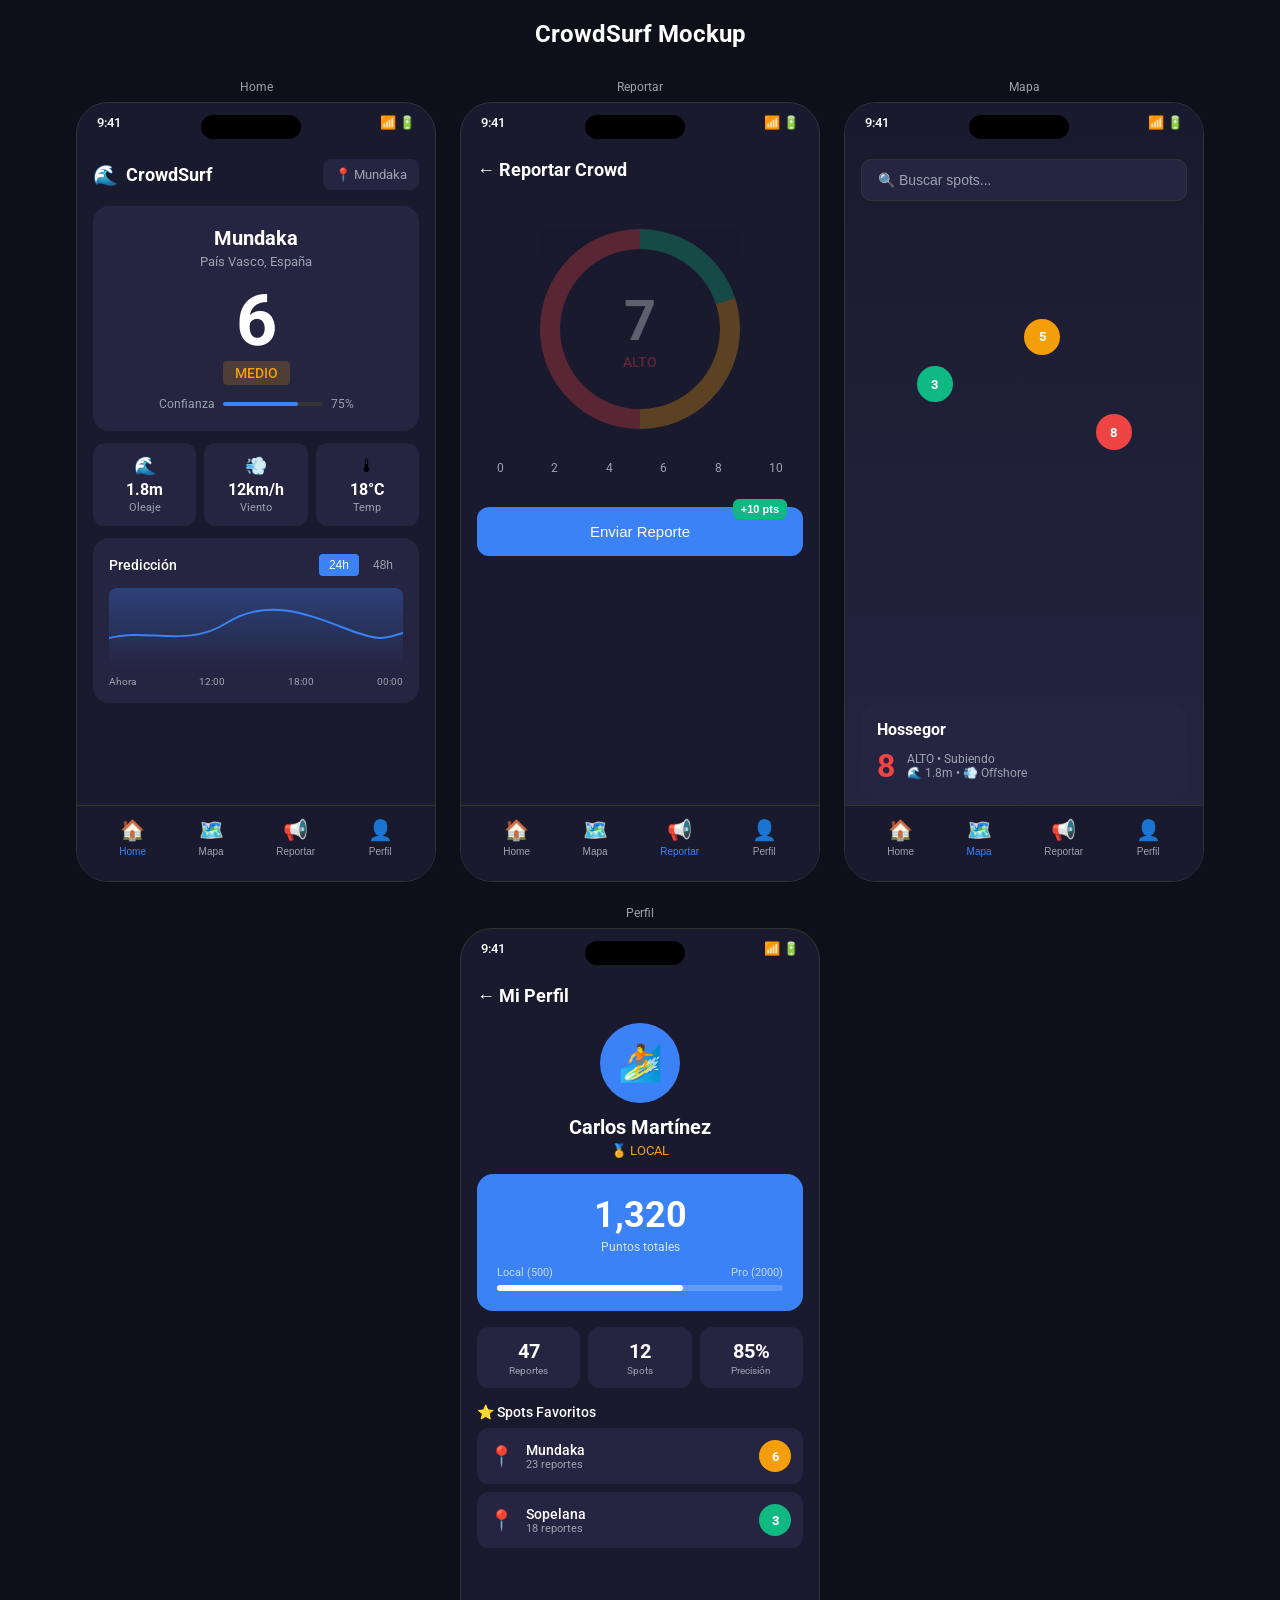
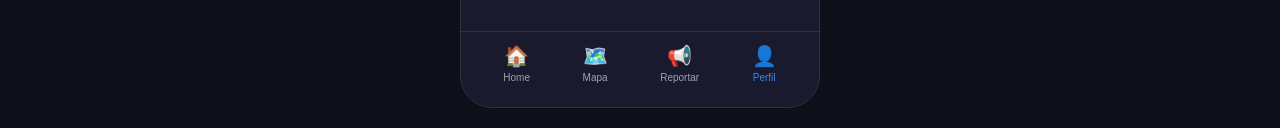
<file: docs/app_mockup.html>
<!DOCTYPE html>
<html lang="es">

<head>
    <meta charset="UTF-8">
    <meta name="viewport" content="width=400, initial-scale=1.0">
    <title>CrowdSurf App - Mockup</title>
    <link href="https://fonts.googleapis.com/css2?family=Roboto:wght@400;500;700&display=swap" rel="stylesheet">
    <style>
        :root {
            --bg-dark: #1a1a2e;
            --bg-card: #252542;
            --text-white: #ffffff;
            --text-gray: #9ca3af;
            --accent: #3b82f6;
            --green: #10b981;
            --yellow: #f59e0b;
            --red: #ef4444;
        }

        * {
            margin: 0;
            padding: 0;
            box-sizing: border-box;
        }

        body {
            font-family: 'Roboto', sans-serif;
            background: #0f0f1a;
            min-height: 100vh;
            display: flex;
            justify-content: center;
            align-items: flex-start;
            padding: 20px;
            gap: 24px;
            flex-wrap: wrap;
        }

        h1.title {
            width: 100%;
            text-align: center;
            color: var(--text-white);
            font-size: 1.5rem;
            font-weight: 700;
            margin-bottom: 8px;
        }

        .label {
            text-align: center;
            color: var(--text-gray);
            font-size: 12px;
            margin-bottom: 8px;
        }

        .phone {
            width: 360px;
            min-height: 780px;
            background: var(--bg-dark);
            border-radius: 32px;
            overflow: hidden;
            position: relative;
            border: 1px solid #333;
        }

        .statusbar {
            display: flex;
            justify-content: space-between;
            padding: 12px 20px;
            color: var(--text-white);
            font-size: 13px;
            font-weight: 500;
        }

        .notch {
            width: 100px;
            height: 24px;
            background: #000;
            border-radius: 16px;
            margin: 0 auto;
        }

        /* Header */
        .header {
            display: flex;
            justify-content: space-between;
            align-items: center;
            padding: 8px 16px 16px;
        }

        .logo {
            display: flex;
            align-items: center;
            gap: 8px;
            color: var(--text-white);
            font-size: 18px;
            font-weight: 700;
        }

        .logo span {
            font-size: 20px;
        }

        .location {
            background: var(--bg-card);
            padding: 8px 12px;
            border-radius: 8px;
            color: var(--text-gray);
            font-size: 13px;
        }

        /* Main Content */
        .main {
            padding: 0 16px 80px;
        }

        /* Crowd Display */
        .crowd-display {
            background: var(--bg-card);
            border-radius: 16px;
            padding: 20px;
            margin-bottom: 12px;
            text-align: center;
        }

        .spot-name {
            color: var(--text-white);
            font-size: 20px;
            font-weight: 700;
            margin-bottom: 4px;
        }

        .spot-location {
            color: var(--text-gray);
            font-size: 13px;
            margin-bottom: 16px;
        }

        .crowd-value {
            font-size: 72px;
            font-weight: 700;
            color: var(--text-white);
            line-height: 1;
        }

        .crowd-label {
            font-size: 14px;
            font-weight: 500;
            margin-top: 4px;
            padding: 4px 12px;
            border-radius: 4px;
            display: inline-block;
        }

        .crowd-label.medium {
            background: rgba(245, 158, 11, 0.2);
            color: var(--yellow);
        }

        .crowd-label.high {
            background: rgba(239, 68, 68, 0.2);
            color: var(--red);
        }

        .crowd-label.low {
            background: rgba(16, 185, 129, 0.2);
            color: var(--green);
        }

        .confidence {
            display: flex;
            align-items: center;
            justify-content: center;
            gap: 8px;
            margin-top: 12px;
            color: var(--text-gray);
            font-size: 12px;
        }

        .confidence-bar {
            width: 100px;
            height: 4px;
            background: #333;
            border-radius: 2px;
        }

        .confidence-fill {
            height: 100%;
            width: 75%;
            background: var(--accent);
            border-radius: 2px;
        }

        /* Data Grid */
        .data-grid {
            display: grid;
            grid-template-columns: repeat(3, 1fr);
            gap: 8px;
            margin-bottom: 12px;
        }

        .data-item {
            background: var(--bg-card);
            border-radius: 12px;
            padding: 12px;
            text-align: center;
        }

        .data-icon {
            font-size: 18px;
            margin-bottom: 4px;
        }

        .data-value {
            color: var(--text-white);
            font-size: 16px;
            font-weight: 700;
        }

        .data-label {
            color: var(--text-gray);
            font-size: 11px;
            margin-top: 2px;
        }

        /* Chart */
        .chart-card {
            background: var(--bg-card);
            border-radius: 16px;
            padding: 16px;
            margin-bottom: 12px;
        }

        .chart-header {
            display: flex;
            justify-content: space-between;
            align-items: center;
            margin-bottom: 12px;
        }

        .chart-title {
            color: var(--text-white);
            font-size: 14px;
            font-weight: 500;
        }

        .chart-tabs {
            display: flex;
            gap: 4px;
        }

        .chart-tab {
            padding: 4px 10px;
            border-radius: 4px;
            font-size: 12px;
            color: var(--text-gray);
            background: transparent;
            border: none;
            cursor: pointer;
        }

        .chart-tab.active {
            background: var(--accent);
            color: white;
        }

        .chart-area {
            height: 80px;
            background: linear-gradient(180deg, rgba(59, 130, 246, 0.3) 0%, transparent 100%);
            border-radius: 8px;
            position: relative;
        }

        .chart-line {
            position: absolute;
            bottom: 0;
            left: 0;
            right: 0;
            height: 100%;
            background: url("data:image/svg+xml,%3Csvg xmlns='http://www.w3.org/2000/svg' viewBox='0 0 300 80' preserveAspectRatio='none'%3E%3Cpath d='M0,50 C40,40 80,60 120,35 S200,25 240,40 S280,50 300,45' stroke='%233b82f6' stroke-width='2' fill='none'/%3E%3C/svg%3E") no-repeat;
            background-size: 100% 100%;
        }

        .chart-times {
            display: flex;
            justify-content: space-between;
            margin-top: 8px;
            color: var(--text-gray);
            font-size: 10px;
        }

        /* Bottom Nav */
        .nav {
            position: absolute;
            bottom: 0;
            left: 0;
            right: 0;
            display: flex;
            justify-content: space-around;
            padding: 12px 16px 24px;
            background: var(--bg-dark);
            border-top: 1px solid #333;
        }

        .nav-item {
            display: flex;
            flex-direction: column;
            align-items: center;
            gap: 4px;
            color: var(--text-gray);
            font-size: 10px;
            background: none;
            border: none;
            cursor: pointer;
        }

        .nav-item.active {
            color: var(--accent);
        }

        .nav-icon {
            font-size: 20px;
        }

        /* REPORT */
        .report-main {
            padding: 0 16px;
            text-align: center;
        }

        .dial {
            width: 200px;
            height: 200px;
            margin: 32px auto;
            border-radius: 50%;
            background: conic-gradient(var(--green) 0deg 72deg,
                    var(--yellow) 72deg 180deg,
                    var(--red) 180deg 360deg);
            opacity: 0.3;
            position: relative;
        }

        .dial-inner {
            position: absolute;
            top: 20px;
            left: 20px;
            right: 20px;
            bottom: 20px;
            background: var(--bg-dark);
            border-radius: 50%;
            display: flex;
            flex-direction: column;
            align-items: center;
            justify-content: center;
        }

        .dial-value {
            font-size: 56px;
            font-weight: 700;
            color: var(--text-white);
        }

        .dial-label {
            font-size: 14px;
            color: var(--red);
            font-weight: 500;
        }

        .dial-scale {
            display: flex;
            justify-content: space-between;
            padding: 0 20px;
            margin-bottom: 32px;
            color: var(--text-gray);
            font-size: 12px;
        }

        .submit-btn {
            width: 100%;
            padding: 16px;
            background: var(--accent);
            border: none;
            border-radius: 12px;
            color: white;
            font-size: 15px;
            font-weight: 500;
            cursor: pointer;
            position: relative;
        }

        .pts-badge {
            position: absolute;
            top: -8px;
            right: 16px;
            background: var(--green);
            padding: 4px 8px;
            border-radius: 6px;
            font-size: 11px;
            font-weight: 700;
        }

        /* MAP */
        .map-bg {
            position: absolute;
            top: 0;
            left: 0;
            right: 0;
            bottom: 0;
            background: linear-gradient(180deg, #1a1a2e 0%, #252542 100%);
        }

        .search {
            position: absolute;
            top: 56px;
            left: 16px;
            right: 16px;
            z-index: 10;
        }

        .search input {
            width: 100%;
            padding: 12px 16px;
            background: var(--bg-card);
            border: 1px solid #333;
            border-radius: 10px;
            color: var(--text-white);
            font-size: 14px;
        }

        .search input::placeholder {
            color: var(--text-gray);
        }

        .markers {
            position: absolute;
            top: 120px;
            left: 0;
            right: 0;
            bottom: 180px;
        }

        .marker {
            position: absolute;
            width: 36px;
            height: 36px;
            border-radius: 50%;
            display: flex;
            align-items: center;
            justify-content: center;
            font-size: 13px;
            font-weight: 700;
            color: white;
        }

        .marker.g {
            background: var(--green);
            top: 30%;
            left: 20%;
        }

        .marker.y {
            background: var(--yellow);
            top: 20%;
            left: 50%;
        }

        .marker.r {
            background: var(--red);
            top: 40%;
            left: 70%;
        }

        .popup {
            position: absolute;
            bottom: 80px;
            left: 16px;
            right: 16px;
            background: var(--bg-card);
            border-radius: 16px;
            padding: 16px;
            z-index: 10;
        }

        .popup-name {
            color: var(--text-white);
            font-size: 16px;
            font-weight: 700;
        }

        .popup-row {
            display: flex;
            align-items: center;
            gap: 12px;
            margin-top: 8px;
        }

        .popup-value {
            font-size: 32px;
            font-weight: 700;
            color: var(--red);
        }

        .popup-info {
            color: var(--text-gray);
            font-size: 12px;
        }

        /* PROFILE */
        .profile-main {
            padding: 0 16px 80px;
        }

        .avatar {
            width: 80px;
            height: 80px;
            background: var(--accent);
            border-radius: 50%;
            margin: 0 auto 12px;
            display: flex;
            align-items: center;
            justify-content: center;
            font-size: 36px;
        }

        .profile-name {
            text-align: center;
            color: var(--text-white);
            font-size: 20px;
            font-weight: 700;
        }

        .profile-level {
            text-align: center;
            color: var(--yellow);
            font-size: 13px;
            margin-top: 4px;
        }

        .points-box {
            background: var(--accent);
            border-radius: 16px;
            padding: 20px;
            margin: 16px 0;
            text-align: center;
        }

        .points-num {
            font-size: 36px;
            font-weight: 700;
            color: white;
        }

        .points-txt {
            color: rgba(255, 255, 255, 0.8);
            font-size: 12px;
            margin-top: 4px;
        }

        .progress-row {
            display: flex;
            justify-content: space-between;
            color: rgba(255, 255, 255, 0.7);
            font-size: 11px;
            margin-top: 12px;
        }

        .progress-bar {
            height: 6px;
            background: rgba(255, 255, 255, 0.2);
            border-radius: 3px;
            margin-top: 6px;
        }

        .progress-fill {
            height: 100%;
            width: 65%;
            background: white;
            border-radius: 3px;
        }

        .stats-row {
            display: grid;
            grid-template-columns: repeat(3, 1fr);
            gap: 8px;
            margin-bottom: 16px;
        }

        .stat {
            background: var(--bg-card);
            border-radius: 12px;
            padding: 12px;
            text-align: center;
        }

        .stat-val {
            color: var(--text-white);
            font-size: 20px;
            font-weight: 700;
        }

        .stat-lbl {
            color: var(--text-gray);
            font-size: 10px;
            margin-top: 2px;
        }

        .section-title {
            color: var(--text-white);
            font-size: 14px;
            font-weight: 500;
            margin-bottom: 8px;
        }

        .fav-item {
            display: flex;
            align-items: center;
            gap: 12px;
            background: var(--bg-card);
            border-radius: 12px;
            padding: 12px;
            margin-bottom: 8px;
        }

        .fav-icon {
            font-size: 20px;
        }

        .fav-info {
            flex: 1;
        }

        .fav-name {
            color: var(--text-white);
            font-size: 14px;
            font-weight: 500;
        }

        .fav-sub {
            color: var(--text-gray);
            font-size: 11px;
        }

        .fav-crowd {
            width: 32px;
            height: 32px;
            border-radius: 50%;
            display: flex;
            align-items: center;
            justify-content: center;
            font-size: 13px;
            font-weight: 700;
            color: white;
        }
    </style>
</head>

<body>
    <h1 class="title">CrowdSurf Mockup</h1>

    <!-- HOME -->
    <div>
        <p class="label">Home</p>
        <div class="phone">
            <div class="statusbar">
                <span>9:41</span>
                <div class="notch"></div>
                <span>📶 🔋</span>
            </div>

            <div class="header">
                <div class="logo"><span>🌊</span> CrowdSurf</div>
                <div class="location">📍 Mundaka</div>
            </div>

            <div class="main">
                <div class="crowd-display">
                    <div class="spot-name">Mundaka</div>
                    <div class="spot-location">País Vasco, España</div>
                    <div class="crowd-value">6</div>
                    <div class="crowd-label medium">MEDIO</div>
                    <div class="confidence">
                        Confianza
                        <div class="confidence-bar">
                            <div class="confidence-fill"></div>
                        </div>
                        75%
                    </div>
                </div>

                <div class="data-grid">
                    <div class="data-item">
                        <div class="data-icon">🌊</div>
                        <div class="data-value">1.8m</div>
                        <div class="data-label">Oleaje</div>
                    </div>
                    <div class="data-item">
                        <div class="data-icon">💨</div>
                        <div class="data-value">12km/h</div>
                        <div class="data-label">Viento</div>
                    </div>
                    <div class="data-item">
                        <div class="data-icon">🌡</div>
                        <div class="data-value">18°C</div>
                        <div class="data-label">Temp</div>
                    </div>
                </div>

                <div class="chart-card">
                    <div class="chart-header">
                        <span class="chart-title">Predicción</span>
                        <div class="chart-tabs">
                            <button class="chart-tab active">24h</button>
                            <button class="chart-tab">48h</button>
                        </div>
                    </div>
                    <div class="chart-area">
                        <div class="chart-line"></div>
                    </div>
                    <div class="chart-times">
                        <span>Ahora</span>
                        <span>12:00</span>
                        <span>18:00</span>
                        <span>00:00</span>
                    </div>
                </div>
            </div>

            <div class="nav">
                <button class="nav-item active"><span class="nav-icon">🏠</span>Home</button>
                <button class="nav-item"><span class="nav-icon">🗺️</span>Mapa</button>
                <button class="nav-item"><span class="nav-icon">📢</span>Reportar</button>
                <button class="nav-item"><span class="nav-icon">👤</span>Perfil</button>
            </div>
        </div>
    </div>

    <!-- REPORT -->
    <div>
        <p class="label">Reportar</p>
        <div class="phone">
            <div class="statusbar">
                <span>9:41</span>
                <div class="notch"></div>
                <span>📶 🔋</span>
            </div>

            <div class="header">
                <div class="logo">← Reportar Crowd</div>
            </div>

            <div class="report-main">
                <div class="dial">
                    <div class="dial-inner">
                        <div class="dial-value">7</div>
                        <div class="dial-label">ALTO</div>
                    </div>
                </div>

                <div class="dial-scale">
                    <span>0</span>
                    <span>2</span>
                    <span>4</span>
                    <span>6</span>
                    <span>8</span>
                    <span>10</span>
                </div>

                <button class="submit-btn">
                    Enviar Reporte
                    <span class="pts-badge">+10 pts</span>
                </button>
            </div>

            <div class="nav">
                <button class="nav-item"><span class="nav-icon">🏠</span>Home</button>
                <button class="nav-item"><span class="nav-icon">🗺️</span>Mapa</button>
                <button class="nav-item active"><span class="nav-icon">📢</span>Reportar</button>
                <button class="nav-item"><span class="nav-icon">👤</span>Perfil</button>
            </div>
        </div>
    </div>

    <!-- MAP -->
    <div>
        <p class="label">Mapa</p>
        <div class="phone">
            <div class="map-bg">
                <div class="statusbar" style="position: relative; z-index: 20;">
                    <span>9:41</span>
                    <div class="notch"></div>
                    <span>📶 🔋</span>
                </div>

                <div class="search">
                    <input type="text" placeholder="🔍 Buscar spots...">
                </div>

                <div class="markers">
                    <div class="marker g">3</div>
                    <div class="marker y">5</div>
                    <div class="marker r">8</div>
                </div>

                <div class="popup">
                    <div class="popup-name">Hossegor</div>
                    <div class="popup-row">
                        <div class="popup-value">8</div>
                        <div>
                            <div class="popup-info">ALTO • Subiendo</div>
                            <div class="popup-info">🌊 1.8m • 💨 Offshore</div>
                        </div>
                    </div>
                </div>

                <div class="nav">
                    <button class="nav-item"><span class="nav-icon">🏠</span>Home</button>
                    <button class="nav-item active"><span class="nav-icon">🗺️</span>Mapa</button>
                    <button class="nav-item"><span class="nav-icon">📢</span>Reportar</button>
                    <button class="nav-item"><span class="nav-icon">👤</span>Perfil</button>
                </div>
            </div>
        </div>
    </div>

    <!-- PROFILE -->
    <div>
        <p class="label">Perfil</p>
        <div class="phone">
            <div class="statusbar">
                <span>9:41</span>
                <div class="notch"></div>
                <span>📶 🔋</span>
            </div>

            <div class="header">
                <div class="logo">← Mi Perfil</div>
            </div>

            <div class="profile-main">
                <div class="avatar">🏄</div>
                <div class="profile-name">Carlos Martínez</div>
                <div class="profile-level">🏅 LOCAL</div>

                <div class="points-box">
                    <div class="points-num">1,320</div>
                    <div class="points-txt">Puntos totales</div>
                    <div class="progress-row">
                        <span>Local (500)</span>
                        <span>Pro (2000)</span>
                    </div>
                    <div class="progress-bar">
                        <div class="progress-fill"></div>
                    </div>
                </div>

                <div class="stats-row">
                    <div class="stat">
                        <div class="stat-val">47</div>
                        <div class="stat-lbl">Reportes</div>
                    </div>
                    <div class="stat">
                        <div class="stat-val">12</div>
                        <div class="stat-lbl">Spots</div>
                    </div>
                    <div class="stat">
                        <div class="stat-val">85%</div>
                        <div class="stat-lbl">Precisión</div>
                    </div>
                </div>

                <div class="section-title">⭐ Spots Favoritos</div>
                <div class="fav-item">
                    <span class="fav-icon">📍</span>
                    <div class="fav-info">
                        <div class="fav-name">Mundaka</div>
                        <div class="fav-sub">23 reportes</div>
                    </div>
                    <div class="fav-crowd" style="background:var(--yellow)">6</div>
                </div>
                <div class="fav-item">
                    <span class="fav-icon">📍</span>
                    <div class="fav-info">
                        <div class="fav-name">Sopelana</div>
                        <div class="fav-sub">18 reportes</div>
                    </div>
                    <div class="fav-crowd" style="background:var(--green)">3</div>
                </div>
            </div>

            <div class="nav">
                <button class="nav-item"><span class="nav-icon">🏠</span>Home</button>
                <button class="nav-item"><span class="nav-icon">🗺️</span>Mapa</button>
                <button class="nav-item"><span class="nav-icon">📢</span>Reportar</button>
                <button class="nav-item active"><span class="nav-icon">👤</span>Perfil</button>
            </div>
        </div>
    </div>
</body>

</html>
</file>
